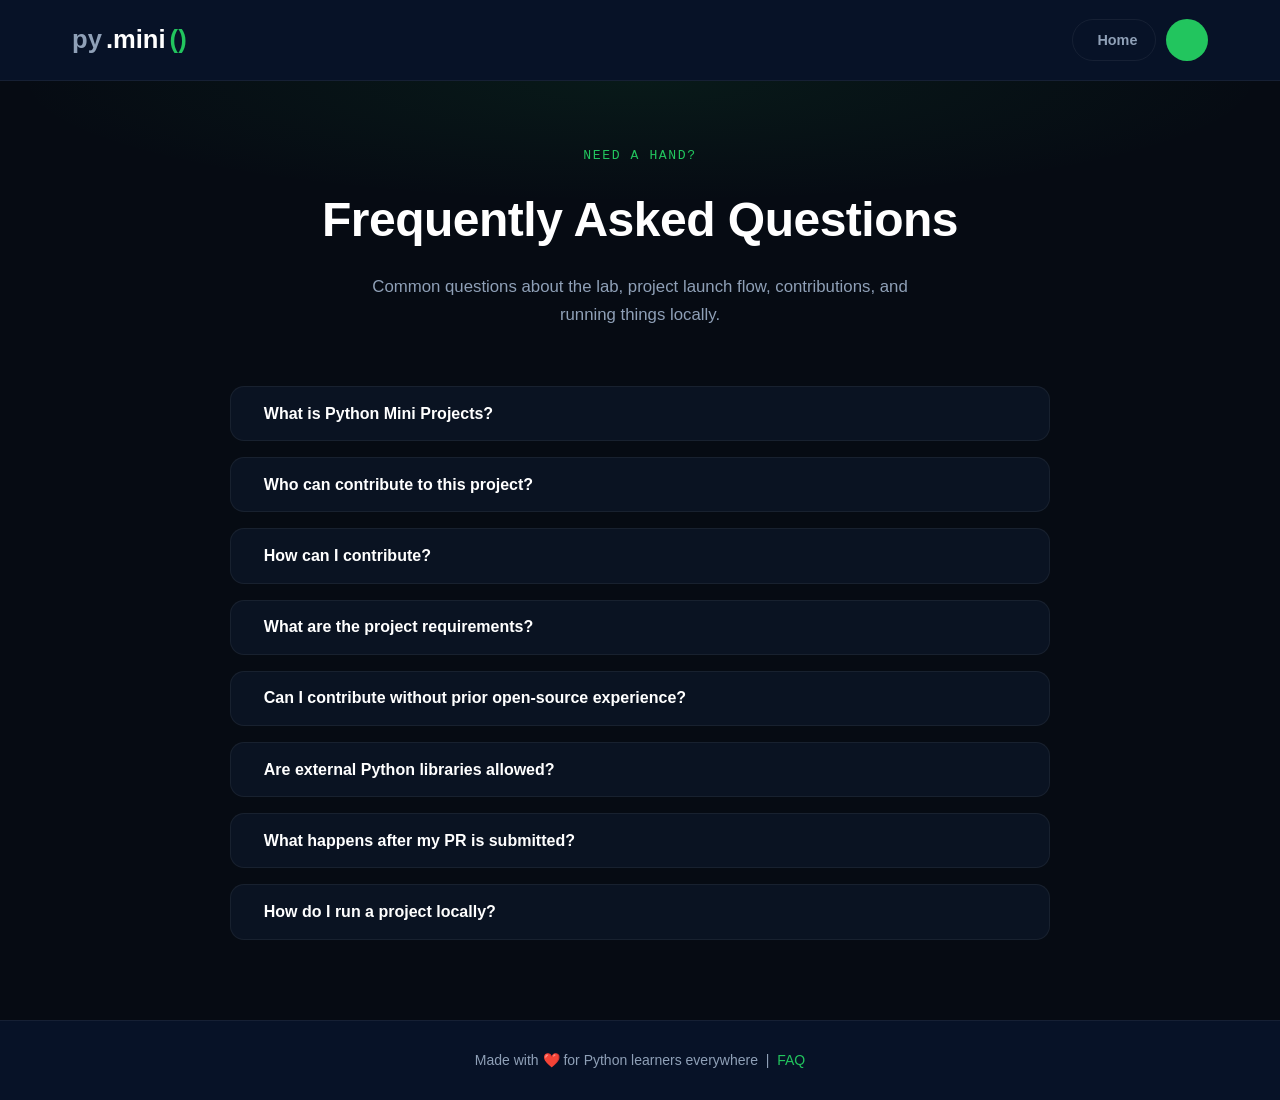
<file: web-app/faq.html>
<!DOCTYPE html>
<html lang="en">

<head>
    <meta charset="UTF-8">
    <meta name="viewport" content="width=device-width, initial-scale=1.0">
    <meta name="description"
        content="Frequently Asked Questions about Python Mini Projects — contributions, requirements, GSSoC participation, and running projects locally.">
    <meta name="color-scheme" content="dark light">
    <meta id="themeColorMeta" name="theme-color" content="#0f172a">
    <meta http-equiv="Content-Security-Policy"
        content="default-src 'self'; script-src 'self' 'unsafe-inline' 'unsafe-eval' https://cdn.jsdelivr.net; style-src 'self' 'unsafe-inline' https://fonts.googleapis.com; font-src 'self' https://fonts.gstatic.com; img-src 'self' data:; connect-src 'self' https://pyodide-cdn2.iodide.io; base-uri 'self'; form-action 'self'">
    <meta property="og:type" content="website">
    <meta property="og:url" content="https://steam-bell-92.github.io/python-mini-project/faq.html">
    <meta property="og:title" content="FAQ - Python Mini Projects">
    <meta property="og:description"
        content="Frequently Asked Questions about Python Mini Projects — contributions, requirements, GSSoC participation, and running projects locally.">
    <meta property="og:site_name" content="py.mini() lab">
    <meta name="twitter:card" content="summary_large_image">
    <meta name="twitter:url" content="https://steam-bell-92.github.io/python-mini-project/faq.html">
    <meta name="twitter:title" content="FAQ - Python Mini Projects">
    <meta name="twitter:description"
        content="Frequently Asked Questions about Python Mini Projects — contributions, requirements, GSSoC participation, and running projects locally.">
    <link rel="canonical" href="https://steam-bell-92.github.io/python-mini-project/faq.html">
    <title>FAQ - Python Mini Projects</title>
    <link rel="icon" href="assets/favicon.svg" type="image/svg+xml">
    <script type="application/ld+json">
    {"@context":"https://schema.org","@type":"FAQPage","name":"FAQ - py.mini() Lab","url":"https://steam-bell-92.github.io/python-mini-project/faq.html","publisher":{"@type":"Organization","name":"py.mini() lab"}}
    </script>
    <link rel="preconnect" href="https://fonts.googleapis.com">
    <link rel="preconnect" href="https://fonts.gstatic.com" crossorigin>
    <link
        href="https://fonts.googleapis.com/css2?family=IBM+Plex+Mono:wght@400;600&family=Space+Grotesk:wght@600;700&display=swap"
        rel="stylesheet">
    <link rel="stylesheet" href="https://cdnjs.cloudflare.com/ajax/libs/font-awesome/6.4.0/css/all.min.css"
        integrity="sha512-iecdLmaskl7CVkqkXNQ/ZH/XLlvWZOJyj7Yy7tcenmpD1ypASozpmT/E0iPtmFIB46ZmdtAc9eNBvH0H/ZpiBw=="
        crossorigin="anonymous" referrerpolicy="no-referrer" />
    <style>
        :root {
            --bg-main: #060b13;
            --bg-card: #0a1322;
            --bg-header: #071227;
            --text-primary: #ffffff;
            --text-muted: #8fa0b7;
            --accent: #22c55e;
            --accent-dim: rgba(34, 197, 94, .12);
            --border: rgba(255, 255, 255, .06);
            --code-bg: #0d1b2a;
        }

        html[data-theme="light"] {
            --bg-main: #f8fafc;
            --bg-card: #ffffff;
            --bg-header: #ffffff;
            --text-primary: #0f172a;
            --text-muted: #475569;
            --accent: #16a34a;
            --accent-dim: rgba(22, 163, 74, .1);
            --border: #e2e8f0;
            --code-bg: #f1f5f9;
        }

        *,
        *::before,
        *::after {
            box-sizing: border-box;
            margin: 0;
            padding: 0
        }

        body {
            background: var(--bg-main);
            color: var(--text-primary);
            font-family: 'Segoe UI', Roboto, sans-serif;
            line-height: 1.7;
            transition: background .3s, color .3s
        }

        /* Header */
        .faq-header {
            background: var(--bg-header);
            border-bottom: 1px solid var(--border);
            position: sticky;
            top: 0;
            z-index: 1000;
            transition: background .3s, border-color .3s
        }

        .header-inner {
            max-width: 1200px;
            margin: 0 auto;
            padding: 0 2rem;
            height: 80px;
            display: flex;
            justify-content: space-between;
            align-items: center;
            gap: 1rem
        }

        .logo-wrap {
            display: flex;
            align-items: center;
            gap: 4px;
            text-decoration: none;
            font-family: 'Space Grotesk', sans-serif;
            font-size: 1.6rem;
            font-weight: 700
        }

        .logo-py {
            color: var(--text-muted)
        }

        .logo-mini {
            color: var(--text-primary)
        }

        .logo-parens {
            color: var(--accent)
        }

        .header-controls {
            display: flex;
            align-items: center;
            gap: 10px
        }

        .btn-back,
        .btn-theme {
            height: 42px;
            display: inline-flex;
            align-items: center;
            justify-content: center;
            border-radius: 50px;
            cursor: pointer;
            font-family: 'Space Grotesk', sans-serif;
            font-weight: 600;
            font-size: .9rem;
            transition: all .2s ease;
            text-decoration: none;
            border: 1px solid var(--border)
        }

        .btn-back {
            padding: 0 1.1rem;
            background: transparent;
            color: var(--text-muted);
            gap: .45rem
        }

        .btn-back:hover {
            color: var(--accent);
            border-color: var(--accent);
            transform: translateY(-1px)
        }

        .btn-theme {
            width: 42px;
            background: var(--accent);
            color: #fff;
            border-color: transparent;
            font-size: 1rem
        }

        .btn-theme:hover {
            transform: translateY(-2px) scale(1.07)
        }

        /* Hero */
        .faq-hero {
            text-align: center;
            padding: 4rem 1rem 2.5rem;
            position: relative
        }

        .faq-hero::before {
            content: '';
            position: absolute;
            inset: 0;
            background: radial-gradient(ellipse 70% 60% at 50% 0%, rgba(34, 197, 94, .08) 0%, transparent 70%);
            pointer-events: none
        }

        .hero-kicker {
            font-family: 'IBM Plex Mono', monospace;
            font-size: .82rem;
            color: var(--accent);
            letter-spacing: .12em;
            text-transform: uppercase;
            margin-bottom: .75rem
        }

        .hero-title {
            font-family: 'Space Grotesk', sans-serif;
            font-size: clamp(2rem, 5vw, 3rem);
            font-weight: 700;
            letter-spacing: -.5px;
            margin-bottom: .75rem
        }

        .hero-sub {
            color: var(--text-muted);
            font-size: 1.05rem;
            max-width: 540px;
            margin: 0 auto
        }

        /* Main */
        .faq-main {
            max-width: 860px;
            margin: 0 auto;
            padding: 1rem 1.25rem 5rem
        }

        .faq-grid {
            display: grid;
            gap: 1rem
        }

        /* Cards */
        .faq-card {
            background: var(--bg-card);
            border: 1px solid var(--border);
            border-radius: 14px;
            overflow: hidden;
            transition: border-color .2s, box-shadow .2s
        }

        .faq-card:hover {
            border-color: rgba(34, 197, 94, .3);
            box-shadow: 0 4px 20px rgba(34, 197, 94, .07)
        }

        .faq-card.open {
            border-color: var(--accent)
        }

        .faq-trigger {
            width: 100%;
            display: flex;
            align-items: center;
            justify-content: space-between;
            gap: 1rem;
            padding: 1.1rem 1.4rem;
            background: transparent;
            border: none;
            cursor: pointer;
            text-align: left;
            color: var(--text-primary);
            font-size: 1rem;
            font-weight: 600;
            font-family: inherit;
            transition: background .2s
        }

        .faq-trigger:hover {
            background: var(--accent-dim)
        }

        .faq-card.open .faq-trigger {
            background: var(--accent-dim)
        }

        .faq-label {
            display: flex;
            align-items: center;
            gap: .65rem
        }

        .faq-label i {
            color: var(--accent);
            font-size: .95rem;
            flex-shrink: 0
        }

        .faq-icon i {
            color: var(--text-muted);
            transition: transform .3s ease;
            font-size: .85rem;
            flex-shrink: 0
        }

        .faq-card.open .faq-icon i {
            transform: rotate(180deg);
            color: var(--accent)
        }

        .faq-panel {
            max-height: 0;
            overflow: hidden;
            transition: max-height .35s ease, padding .25s ease;
            padding: 0 1.4rem
        }

        .faq-card.open .faq-panel {
            max-height: 600px;
            padding: 0 1.4rem 1.2rem
        }

        .faq-panel p {
            color: var(--text-muted);
            font-size: .97rem;
            margin-bottom: .75rem
        }

        .faq-panel p:last-child {
            margin-bottom: 0
        }

        .faq-panel ul {
            color: var(--text-muted);
            font-size: .97rem;
            padding-left: 1.4rem;
            margin-bottom: .75rem
        }

        .faq-panel li {
            margin-bottom: .35rem
        }

        .faq-panel pre {
            background: var(--code-bg);
            border: 1px solid var(--border);
            border-left: 3px solid var(--accent);
            border-radius: 8px;
            padding: .75rem 1rem;
            margin: .6rem 0;
            overflow-x: auto
        }

        .faq-panel code {
            font-family: 'IBM Plex Mono', monospace;
            font-size: .85rem;
            color: var(--accent)
        }

        /* Footer */
        .faq-footer {
            background: var(--bg-header);
            border-top: 1px solid var(--border);
            text-align: center;
            padding: 1.75rem 1rem;
            font-size: .875rem;
            color: var(--text-muted);
            transition: background .3s, border-color .3s
        }

        .faq-footer a {
            color: var(--accent);
            text-decoration: none;
            transition: opacity .2s
        }

        .faq-footer a:hover {
            opacity: .75
        }

        @media(max-width:600px) {
            .header-inner {
                padding: 0 1rem;
                height: 68px
            }

            .logo-wrap {
                font-size: 1.3rem
            }

            .btn-back span {
                display: none
            }
        }
    </style>
</head>

<body>

    <header class="faq-header">
        <div class="header-inner">
            <a href="index.html" class="logo-wrap">
                <span class="logo-py">py</span>
                <span class="logo-mini">.mini</span>
                <span class="logo-parens">()</span>
            </a>
            <div class="header-controls">
                <a href="index.html" class="btn-back">
                    <i class="fas fa-arrow-left"></i>
                    <span>Home</span>
                </a>
                <button type="button" class="btn-theme" id="themeToggle" aria-label="Toggle theme">
                    <i class="fas fa-sun" id="themeIcon"></i>
                </button>
            </div>
        </div>
    </header>

    <div class="faq-hero">
        <p class="hero-kicker">Need a hand?</p>
        <h1 class="hero-title">Frequently Asked Questions</h1>
        <p class="hero-sub">Common questions about the lab, project launch flow, contributions, and running things
            locally.</p>
    </div>

    <main class="faq-main">
        <div class="faq-grid">

            <article class="faq-card">
                <button class="faq-trigger" aria-expanded="false" aria-controls="faq-panel-1" id="faq-button-1">
                    <span class="faq-label"><i class="fas fa-book-open" aria-hidden="true"></i> What is Python Mini
                        Projects?</span>
                    <span class="faq-icon"><i class="fas fa-chevron-down" aria-hidden="true"></i></span>
                </button>
                <div id="faq-panel-1" class="faq-panel" role="region" aria-labelledby="faq-button-1">
                    <p>Python Mini Projects is a GSSoC-approved open-source project designed to make learning Python
                        fun, practical, and beginner-friendly through interactive mini projects.</p>
                    <p>Perfect for students, beginners, and anyone who wants to build fun projects while learning
                        Python.</p>
                </div>
            </article>

            <article class="faq-card">
                <button class="faq-trigger" aria-expanded="false" aria-controls="faq-panel-2" id="faq-button-2">
                    <span class="faq-label"><i class="fas fa-hands-helping" aria-hidden="true"></i> Who can contribute
                        to this project?</span>
                    <span class="faq-icon"><i class="fas fa-chevron-down" aria-hidden="true"></i></span>
                </button>
                <div id="faq-panel-2" class="faq-panel" role="region" aria-labelledby="faq-button-2">
                    <p>Currently, contributions are open only to officially approved GSSoC participants.</p>
                </div>
            </article>

            <article class="faq-card">
                <button class="faq-trigger" aria-expanded="false" aria-controls="faq-panel-3" id="faq-button-3">
                    <span class="faq-label"><i class="fas fa-code-branch" aria-hidden="true"></i> How can I
                        contribute?</span>
                    <span class="faq-icon"><i class="fas fa-chevron-down" aria-hidden="true"></i></span>
                </button>
                <div id="faq-panel-3" class="faq-panel" role="region" aria-labelledby="faq-button-3">
                    <p>You can:</p>
                    <ul>
                        <li>work on existing issues</li>
                        <li>create a new issue (after checking for duplicates)</li>
                        <li>comment under the issue to get assigned</li>
                    </ul>
                    <p>A project admin will review and assign the issue.</p>
                </div>
            </article>

            <article class="faq-card">
                <button class="faq-trigger" aria-expanded="false" aria-controls="faq-panel-4" id="faq-button-4">
                    <span class="faq-label"><i class="fas fa-list-check" aria-hidden="true"></i> What are the project
                        requirements?</span>
                    <span class="faq-icon"><i class="fas fa-chevron-down" aria-hidden="true"></i></span>
                </button>
                <div id="faq-panel-4" class="faq-panel" role="region" aria-labelledby="faq-button-4">
                    <ul>
                        <li>Python 3.10+</li>
                        <li>Standard library only (no external dependencies)</li>
                        <li>Zero setup required</li>
                        <li>Cross-platform support (Windows, macOS, Linux)</li>
                    </ul>
                </div>
            </article>

            <article class="faq-card">
                <button class="faq-trigger" aria-expanded="false" aria-controls="faq-panel-5" id="faq-button-5">
                    <span class="faq-label"><i class="fas fa-user-graduate" aria-hidden="true"></i> Can I contribute
                        without prior open-source experience?</span>
                    <span class="faq-icon"><i class="fas fa-chevron-down" aria-hidden="true"></i></span>
                </button>
                <div id="faq-panel-5" class="faq-panel" role="region" aria-labelledby="faq-button-5">
                    <p>Yes. This project is beginner-friendly and a great place to start contributing to open source.
                    </p>
                </div>
            </article>

            <article class="faq-card">
                <button class="faq-trigger" aria-expanded="false" aria-controls="faq-panel-6" id="faq-button-6">
                    <span class="faq-label"><i class="fas fa-ban" aria-hidden="true"></i> Are external Python libraries
                        allowed?</span>
                    <span class="faq-icon"><i class="fas fa-chevron-down" aria-hidden="true"></i></span>
                </button>
                <div id="faq-panel-6" class="faq-panel" role="region" aria-labelledby="faq-button-6">
                    <p>No. Only Python standard libraries are allowed in this project.</p>
                </div>
            </article>

            <article class="faq-card">
                <button class="faq-trigger" aria-expanded="false" aria-controls="faq-panel-7" id="faq-button-7">
                    <span class="faq-label"><i class="fas fa-check-circle" aria-hidden="true"></i> What happens after my
                        PR is submitted?</span>
                    <span class="faq-icon"><i class="fas fa-chevron-down" aria-hidden="true"></i></span>
                </button>
                <div id="faq-panel-7" class="faq-panel" role="region" aria-labelledby="faq-button-7">
                    <p>After your PR is reviewed and merged, your contribution points will be updated on your GSSoC
                        profile within approximately 20–24 hours.</p>
                </div>
            </article>

            <article class="faq-card">
                <button class="faq-trigger" aria-expanded="false" aria-controls="faq-panel-8" id="faq-button-8">
                    <span class="faq-label"><i class="fas fa-terminal" aria-hidden="true"></i> How do I run a project
                        locally?</span>
                    <span class="faq-icon"><i class="fas fa-chevron-down" aria-hidden="true"></i></span>
                </button>
                <div id="faq-panel-8" class="faq-panel" role="region" aria-labelledby="faq-button-8">
                    <p>Clone the repository:</p>
                    <pre><code>git clone https://github.com/YOUR_USERNAME/python-mini-project.git</code></pre>
                    <p>Then serve it:</p>
                    <pre><code>cd web-app
python -m http.server 5500</code></pre>
                    <p>Or with Node.js live-server:</p>
                    <pre><code>npm install -g live-server
cd web-app
live-server</code></pre>
                </div>
            </article>

        </div>
    </main>

    <footer class="faq-footer">
        <p>Made with ❤️ for Python learners everywhere &nbsp;|&nbsp;
            <a href="faq.html">
                <i class="fas fa-question-circle"></i> FAQ
            </a>
        </p>
    </footer>

    <script>
        const html = document.documentElement;
        const themeBtn = document.getElementById('themeToggle');
        const themeIcon = document.getElementById('themeIcon');

        function applyTheme(t) {
            if (t === 'light') {
                html.setAttribute('data-theme', 'light');
                themeIcon.className = 'fas fa-moon';
                themeBtn.setAttribute('aria-label', 'Switch to dark mode');
            } else {
                html.removeAttribute('data-theme');
                themeIcon.className = 'fas fa-sun';
                themeBtn.setAttribute('aria-label', 'Switch to light mode');
            }
            localStorage.setItem('theme', t);
        }

        applyTheme(localStorage.getItem('theme') || 'dark');
        themeBtn.addEventListener('click', () => {
            applyTheme(html.getAttribute('data-theme') === 'light' ? 'dark' : 'light');
        });

        function closeAll() {
            document.querySelectorAll('.faq-card.open').forEach(card => {
                card.classList.remove('open');
                card.querySelector('.faq-trigger').setAttribute('aria-expanded', 'false');
            });
        }

        document.querySelectorAll('.faq-trigger').forEach(btn => {
            btn.addEventListener('click', () => {
                const card = btn.closest('.faq-card');
                const isOpen = card.classList.contains('open');
                closeAll();
                if (!isOpen) {
                    card.classList.add('open');
                    btn.setAttribute('aria-expanded', 'true');
                }
            });
            btn.addEventListener('keydown', e => {
                if (e.key === 'Enter' || e.key === ' ') { e.preventDefault(); btn.click(); }
            });
        });
    </script>

</body>

</html>
</file>
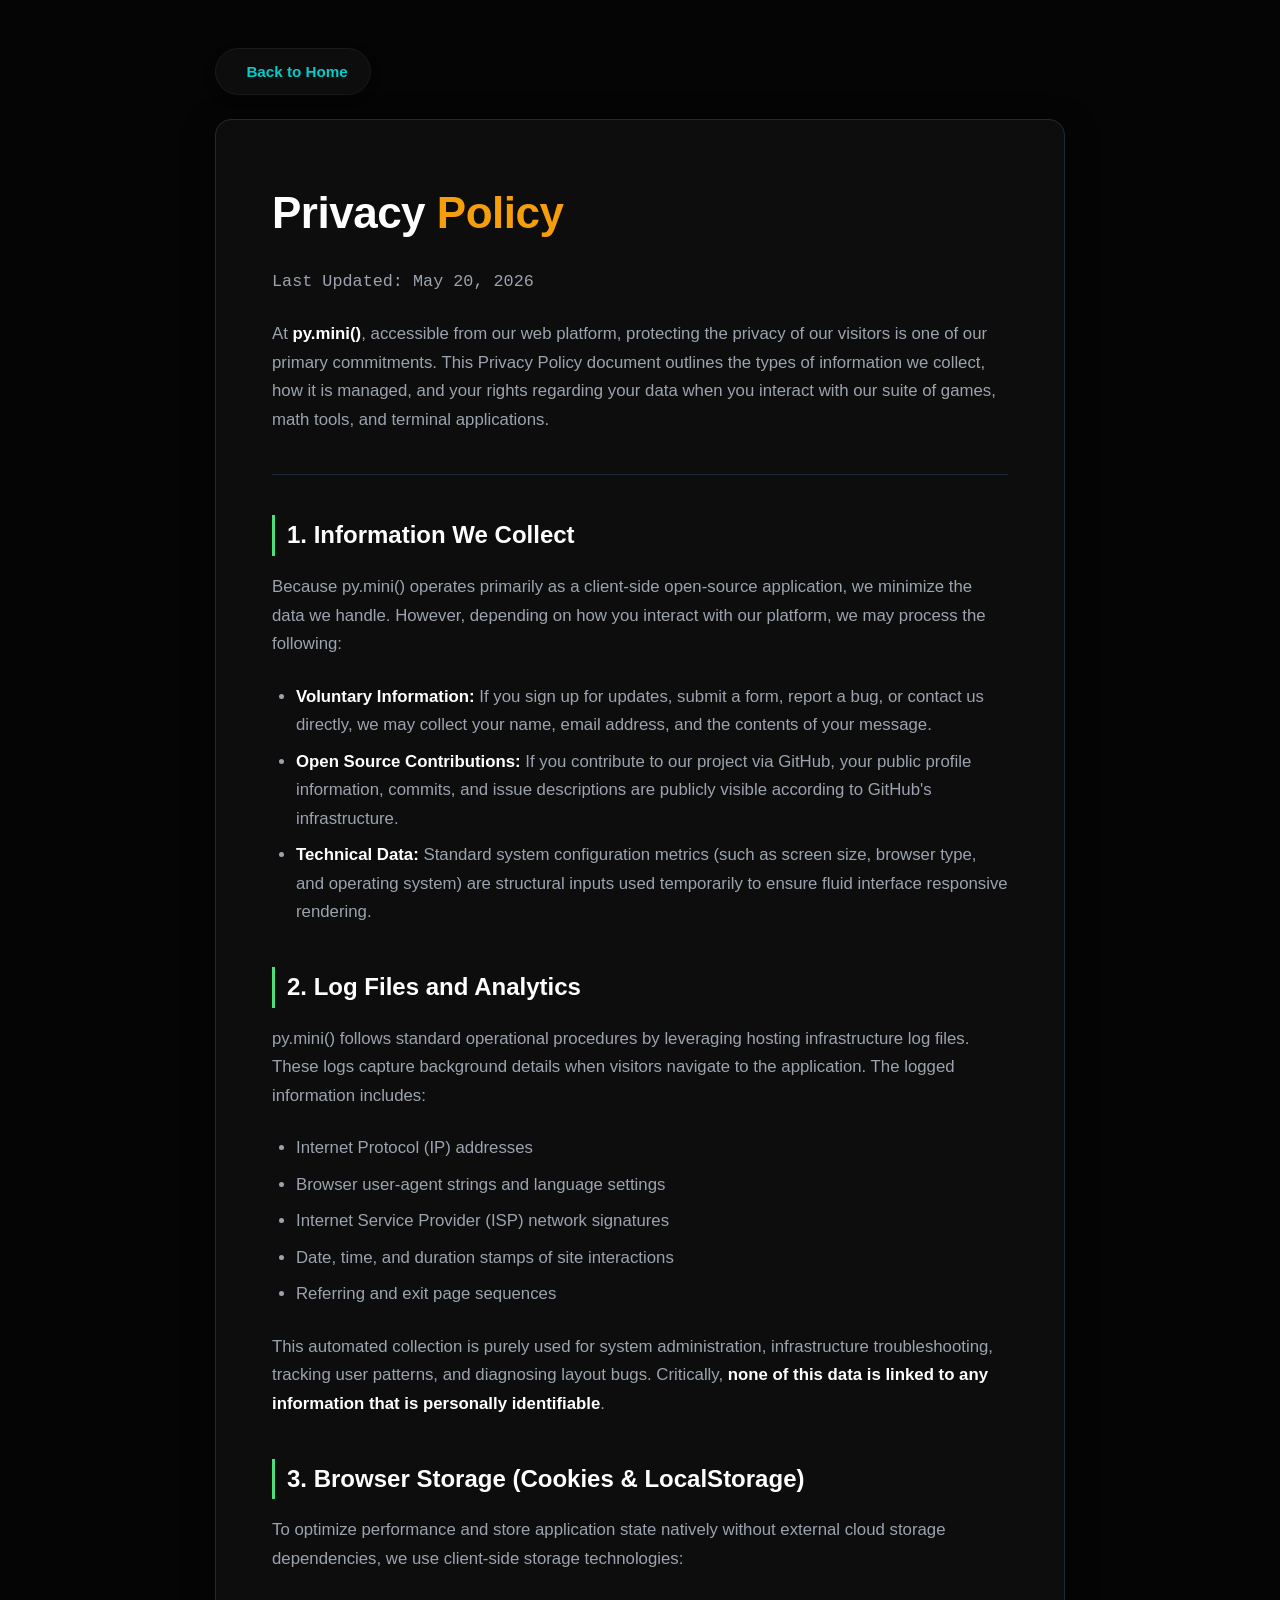
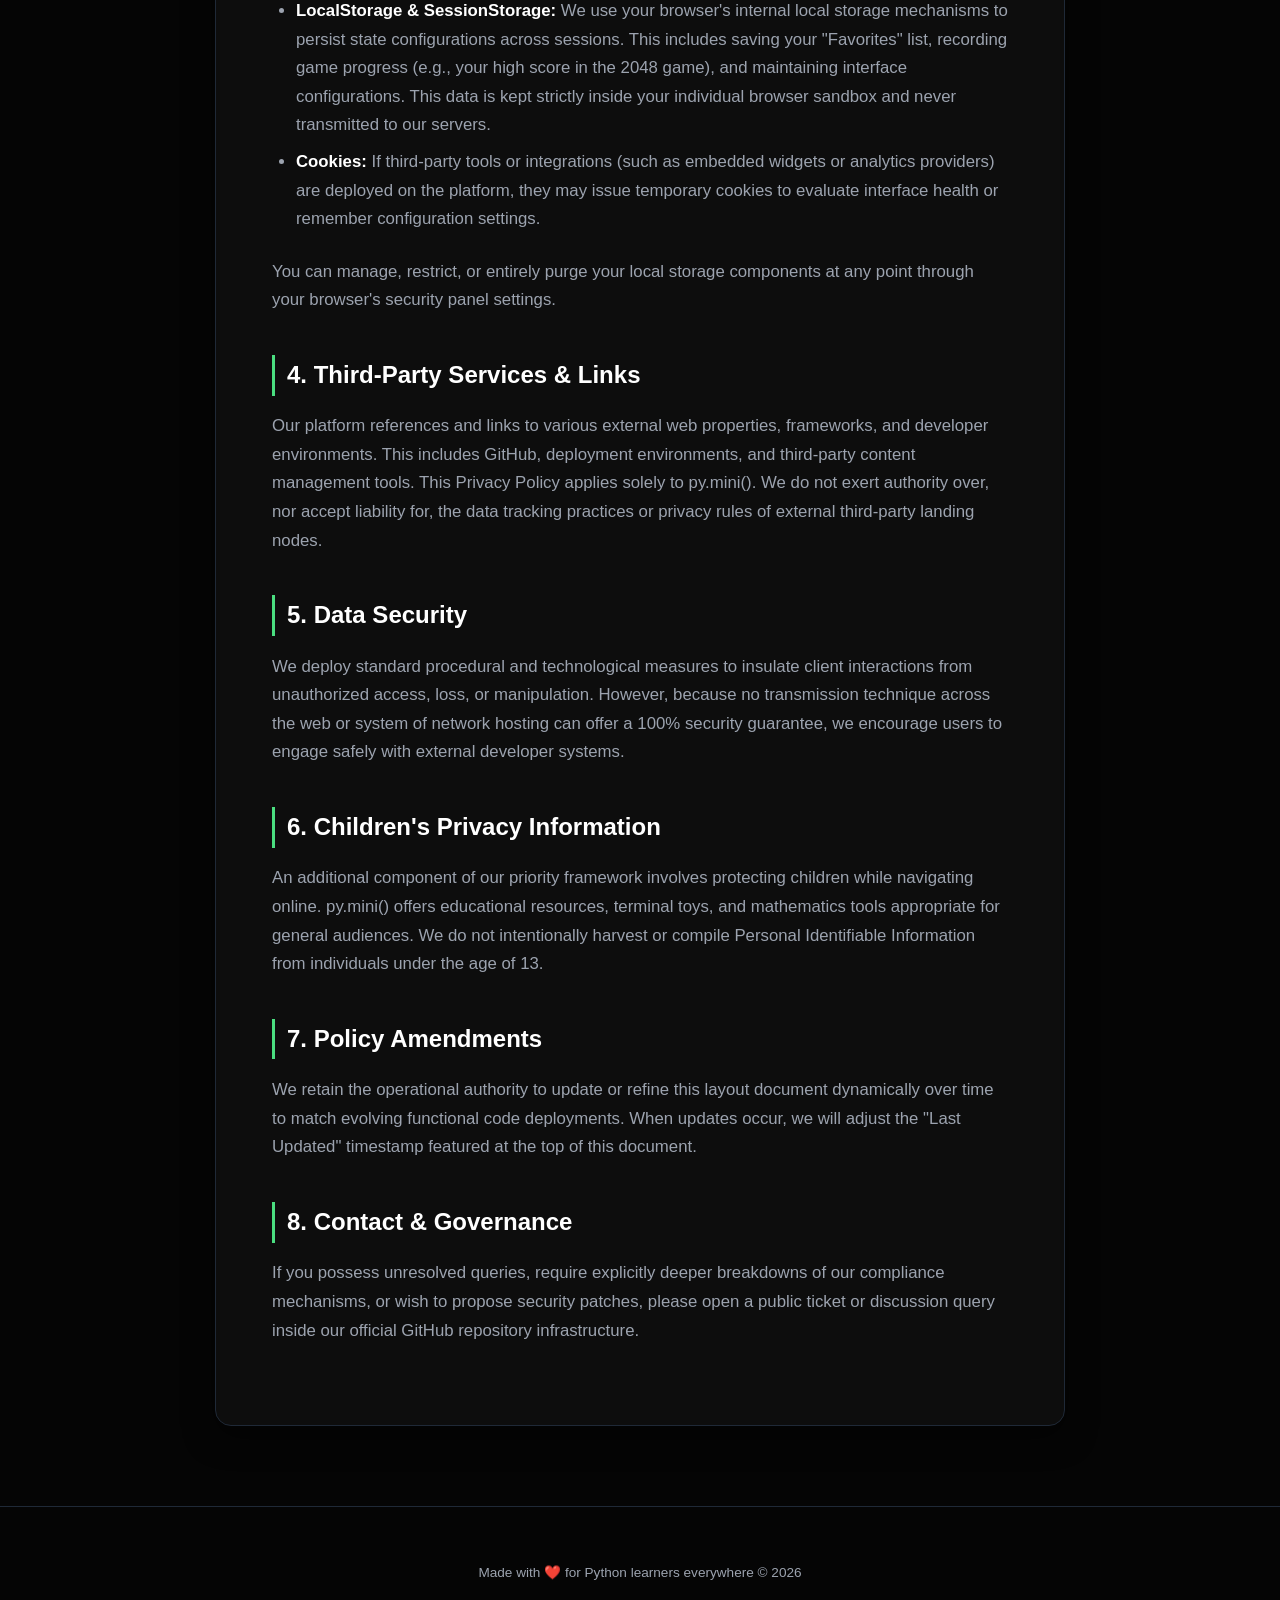
<file: web-app/privacy-policy.html>
<!DOCTYPE html>
<html lang="en">
<head>
    <meta charset="UTF-8">
    <meta name="viewport" content="width=device-width, initial-scale=1.0">
    <meta name="description" content="Read the Privacy Policy of py.mini(). Learn how we protect user privacy, minimize data tracking, and store state natively in local storage.">
    <meta http-equiv="Content-Security-Policy" content="default-src 'self'; script-src 'self' 'unsafe-inline' 'unsafe-eval' https://cdn.jsdelivr.net; style-src 'self' 'unsafe-inline' https://fonts.googleapis.com; font-src 'self' https://fonts.gstatic.com; img-src 'self' data:; connect-src 'self' https://pyodide-cdn2.iodide.io; base-uri 'self'; form-action 'self'">
    
    <meta property="og:type" content="website">
    <meta property="og:url" content="https://steam-bell-92.github.io/python-mini-project/privacy-policy.html">
    <meta property="og:title" content="Privacy Policy - py.mini() Lab">
    <meta property="og:description" content="Read the Privacy Policy of py.mini(). Learn how we protect user privacy, minimize data tracking, and store state natively in local storage.">
    <meta property="og:site_name" content="py.mini() lab">

    <meta name="twitter:card" content="summary_large_image">
    <meta name="twitter:url" content="https://steam-bell-92.github.io/python-mini-project/privacy-policy.html">
    <meta name="twitter:title" content="Privacy Policy - py.mini() Lab">
    <meta name="twitter:description" content="Read the Privacy Policy of py.mini(). Learn how we protect user privacy, minimize data tracking, and store state natively in local storage.">
    <link rel="canonical" href="https://steam-bell-92.github.io/python-mini-project/privacy-policy.html">

    <title>Privacy Policy - py.mini() Lab</title>
    <link rel="icon" href="assets/favicon.svg" type="image/svg+xml">
    
    <script type="application/ld+json">
    {
    "@context": "https://schema.org",
    "@type": "WebPage",
    "name": "Privacy Policy - py.mini() Lab",
    "description": "Read the Privacy Policy of py.mini(). Learn how we protect user privacy, minimize data tracking, and store state natively in local storage.",
    "url": "https://steam-bell-92.github.io/python-mini-project/privacy-policy.html",
    "publisher": {
        "@type": "Organization",
                "name": "py.mini() lab"
    }
    }
    </script>

    <link rel="preconnect" href="https://fonts.googleapis.com">
    <link rel="preconnect" href="https://fonts.gstatic.com" crossorigin>
    <link href="https://fonts.googleapis.com/css2?family=IBM+Plex+Mono:wght@400;600&family=Space+Grotesk:wght@600;700&display=swap" rel="stylesheet">
    <link rel="stylesheet" href="https://cdnjs.cloudflare.com/ajax/libs/font-awesome/6.4.0/css/all.min.css" integrity="sha512-iecdLmaskl7CVkqkXNQ/ZH/XLlvWZOJyj7Yy7tcenmpD1ypASozpmT/E0iPtmFIB46ZmdtAc9eNBvH0H/ZpiBw==" crossorigin="anonymous" referrerpolicy="no-referrer" />

    <style>
        /* ==========================================================================
        COLOR TOKENS & ROOT STYLES
           ========================================================================== */
        :root {
            --bg-main: #050505;       
            --bg-card: #0d0d0d;       
            --text-primary: #ffffff;
            --text-muted: #9ca3af;    
            --accent-green: #4ade80;  
            --accent-orange: #f59e0b; 
            --accent-cyan: #00cecb;    /* Specific Cyan tint from the target image */
            --border-color: #1f2937;  
            --header-bg: #050505;
            --btn-bg: #0d0d0d;
            --btn-border: #1a1a1a;
        }

        /* ==========================================================================
        DYNAMIC LIGHT THEME STATE
           ========================================================================== */
        html[data-theme="light"], body.light-mode {
            --bg-main: #f8fafc;       
            --bg-card: #ffffff;       
            --text-primary: #0f172a;  
            --text-muted: #475569;    
            --border-color: #e2e8f0;  
            --accent-green: #16a34a;  
            --accent-orange: #d97706;
            --accent-cyan: #008482;
            --header-bg: #ffffff;
            --btn-bg: #ffffff;
            --btn-border: #e2e8f0;
        }

        body {
            background-color: var(--bg-main);
            color: var(--text-primary);
            font-family: 'Segoe UI', Roboto, sans-serif;
            margin: 0;
            padding: 0;
            line-height: 1.7;
            transition: background-color 0.3s ease, color 0.3s ease;
        }

        .logo-py { color: var(--accent-orange); } 
        .logo-mini { color: var(--text-primary); }
        .logo-parens { color: var(--accent-green); }

        .controls-row {
            display: flex;
            align-items: center;
            gap: 14px;
        }

        .theme-toggle-btn {
            width: 48px;
            height: 48px;
            display: inline-flex;
            align-items: center;
            justify-content: center;
            border-radius: 50px;
            cursor: pointer;
            transition: all 0.25s ease;
            border: none;
            background: var(--accent-green);
            color: #050505; 
            font-size: 1.1rem;
        }

        html[data-theme="light"] .theme-toggle-btn, body.light-mode .theme-toggle-btn {
            color: #ffffff;
        }

        .theme-toggle-btn:hover {
            transform: translateY(-2px) scale(1.05);
        }

        /* ==========================================================================
        MAIN CONTENT AND NEW PILL BACK BUTTON
           ========================================================================== */
        .privacy-wrapper {
            padding: 3rem 1rem 5rem 1rem;
            display: flex;
            flex-direction: column;
            align-items: center;
        }

        .content-container {
            max-width: 850px;
            width: 100%;
            display: flex;
            flex-direction: column;
            gap: 1.5rem;
        }

        /* Exact layout and style matching reference image */
        .back-home-pill {
            align-self: flex-start;
            background-color: var(--btn-bg);
            border: 1px solid var(--btn-border);
            color: var(--accent-cyan);
            padding: 0.6rem 1.4rem;
            border-radius: 50px;
            font-family: 'Space Grotesk', sans-serif;
            font-weight: 600;
            font-size: 0.95rem;
            text-decoration: none;
            display: inline-flex;
            align-items: center;
            gap: 8px;
            box-shadow: 0 4px 12px rgba(0, 0, 0, 0.2);
            transition: all 0.2s ease-in-out;
        }

        .back-home-pill:hover {
            transform: translateY(-2px);
            border-color: var(--accent-cyan);
            box-shadow: 0 6px 16px rgba(0, 206, 203, 0.15);
        }

        .privacy-card {
            background-color: var(--bg-card);
            width: 100%;
            padding: 3.5rem;
            border-radius: 16px;
            border: 1px solid var(--border-color);
            box-shadow: 0 10px 30px rgba(0, 0, 0, 0.5);
            transition: background-color 0.3s ease, border-color 0.3s ease;
            box-sizing: border-box;
        }

        .privacy-card h1 {
            font-family: 'Space Grotesk', sans-serif;
            font-size: 2.75rem;
            margin-top: 0;
            margin-bottom: 0.5rem;
            letter-spacing: -0.5px;
        }

        .title-accent {
            color: var(--accent-orange);
        }

        .last-updated {
            color: var(--accent-green);
            font-size: 0.9rem;
            font-family: 'IBM Plex Mono', monospace;
            margin-bottom: 2.5rem;
        }

        .divider {
            border: 0;
            height: 1px;
            background: var(--border-color);
            margin: 2.5rem 0;
        }

        .privacy-card h2 {
            font-family: 'Space Grotesk', sans-serif;
            color: var(--text-primary);
            font-size: 1.5rem;
            margin-top: 2.5rem;
            margin-bottom: 1rem;
            border-left: 3px solid var(--accent-green);
            padding-left: 12px;
        }

        .privacy-card p, .privacy-card ul {
            color: var(--text-muted);
            font-size: 1.05rem;
            margin-bottom: 1.5rem;
        }

        .privacy-card ul { padding-left: 1.5rem; }
        .privacy-card li { margin-bottom: 0.5rem; }
        .privacy-card strong { color: var(--text-primary); }

        /* ==========================================================================
        FOOTER BASE
           ========================================================================== */
        .privacy-footer {
            text-align: center;
            padding: 2.5rem;
            color: var(--text-muted);
            font-size: 0.85rem;
            border-top: 1px solid var(--border-color);
        }

        /* ==========================================================================
        RESPONSIVE STRUCTURAL TWEAKS
           ========================================================================== */
        @media (max-width: 768px) {
            .privacy-card { padding: 2.5rem 1.5rem; }
            .privacy-card h1 { font-size: 2.25rem; }
            .header-container { padding: 0 1rem; }
            .logo-wrap { font-size: 1.6rem; }
        }
    </style>
</head>
<body>
    <main class="privacy-wrapper">
        <div class="content-container">
            <a href="index.html" class="back-home-pill">
                <i class="fas fa-arrow-left"></i> Back to Home
            </a>

            <article class="privacy-card">
                <h1>Privacy <span class="title-accent">Policy</span></h1>
                <p class="last-updated">Last Updated: May 20, 2026</p>
                
                <p>At <strong>py.mini()</strong>, accessible from our web platform, protecting the privacy of our visitors is one of our primary commitments. This Privacy Policy document outlines the types of information we collect, how it is managed, and your rights regarding your data when you interact with our suite of games, math tools, and terminal applications.</p>
                
                <hr class="divider">

                <section>
                    <h2>1. Information We Collect</h2>
                    <p>Because py.mini() operates primarily as a client-side open-source application, we minimize the data we handle. However, depending on how you interact with our platform, we may process the following:</p>
                    <ul>
                        <li><strong>Voluntary Information:</strong> If you sign up for updates, submit a form, report a bug, or contact us directly, we may collect your name, email address, and the contents of your message.</li>
                        <li><strong>Open Source Contributions:</strong> If you contribute to our project via GitHub, your public profile information, commits, and issue descriptions are publicly visible according to GitHub's infrastructure.</li>
                        <li><strong>Technical Data:</strong> Standard system configuration metrics (such as screen size, browser type, and operating system) are structural inputs used temporarily to ensure fluid interface responsive rendering.</li>
                    </ul>
                </section>

                <section>
                    <h2>2. Log Files and Analytics</h2>
                    <p>py.mini() follows standard operational procedures by leveraging hosting infrastructure log files. These logs capture background details when visitors navigate to the application. The logged information includes:</p>
                    <ul>
                        <li>Internet Protocol (IP) addresses</li>
                        <li>Browser user-agent strings and language settings</li>
                        <li>Internet Service Provider (ISP) network signatures</li>
                        <li>Date, time, and duration stamps of site interactions</li>
                        <li>Referring and exit page sequences</li>
                    </ul>
                    <p>This automated collection is purely used for system administration, infrastructure troubleshooting, tracking user patterns, and diagnosing layout bugs. Critically, <strong>none of this data is linked to any information that is personally identifiable</strong>.</p>
                </section>

                <section>
                    <h2>3. Browser Storage (Cookies & LocalStorage)</h2>
                    <p>To optimize performance and store application state natively without external cloud storage dependencies, we use client-side storage technologies:</p>
                    <ul>
                        <li><strong>LocalStorage & SessionStorage:</strong> We use your browser's internal local storage mechanisms to persist state configurations across sessions. This includes saving your "Favorites" list, recording game progress (e.g., your high score in the 2048 game), and maintaining interface configurations. This data is kept strictly inside your individual browser sandbox and never transmitted to our servers.</li>
                        <li><strong>Cookies:</strong> If third-party tools or integrations (such as embedded widgets or analytics providers) are deployed on the platform, they may issue temporary cookies to evaluate interface health or remember configuration settings.</li>
                    </ul>
                    <p>You can manage, restrict, or entirely purge your local storage components at any point through your browser's security panel settings.</p>
                </section>

                <section>
                    <h2>4. Third-Party Services & Links</h2>
                    <p>Our platform references and links to various external web properties, frameworks, and developer environments. This includes GitHub, deployment environments, and third-party content management tools. This Privacy Policy applies solely to py.mini(). We do not exert authority over, nor accept liability for, the data tracking practices or privacy rules of external third-party landing nodes.</p>
                </section>

                <section>
                    <h2>5. Data Security</h2>
                    <p>We deploy standard procedural and technological measures to insulate client interactions from unauthorized access, loss, or manipulation. However, because no transmission technique across the web or system of network hosting can offer a 100% security guarantee, we encourage users to engage safely with external developer systems.</p>
                </section>

                <section>
                    <h2>6. Children's Privacy Information</h2>
                    <p>An additional component of our priority framework involves protecting children while navigating online. py.mini() offers educational resources, terminal toys, and mathematics tools appropriate for general audiences. We do not intentionally harvest or compile Personal Identifiable Information from individuals under the age of 13.</p>
                </section>

                <section>
                    <h2>7. Policy Amendments</h2>
                    <p>We retain the operational authority to update or refine this layout document dynamically over time to match evolving functional code deployments. When updates occur, we will adjust the "Last Updated" timestamp featured at the top of this document.</p>
                </section>

                <section>
                    <h2>8. Contact & Governance</h2>
                    <p>If you possess unresolved queries, require explicitly deeper breakdowns of our compliance mechanisms, or wish to propose security patches, please open a public ticket or discussion query inside our official GitHub repository infrastructure.</p>
                </section>
            </article>
        </div>
    </main>

    <footer class="privacy-footer">
        <p>Made with ❤️ for Python learners everywhere &copy; 2026</p>
    </footer>

    <script>
        const themeToggleBtn = document.getElementById('privacyThemeToggle');
        const themeIcon = document.getElementById('themeIcon');
        const htmlElement = document.documentElement;

        function initTheme() {
            const savedTheme = localStorage.getItem('theme') || 'dark';
            applyTheme(savedTheme);
        }

        function applyTheme(theme) {
            if (theme === 'light') {
                htmlElement.setAttribute('data-theme', 'light');
                document.body.classList.add('light-mode');
                themeIcon.className = 'fas fa-moon'; 
            } else {
                htmlElement.removeAttribute('data-theme');
                document.body.classList.remove('light-mode');
                themeIcon.className = 'fas fa-sun'; 
            }
            localStorage.setItem('theme', theme);
        }

        themeToggleBtn.addEventListener('click', () => {
            const currentTheme = htmlElement.getAttribute('data-theme') === 'light' ? 'light' : 'dark';
            const nextTheme = currentTheme === 'dark' ? 'light' : 'dark';
            applyTheme(nextTheme);
        });

        initTheme();
    </script>
</body>
</html>
</file>
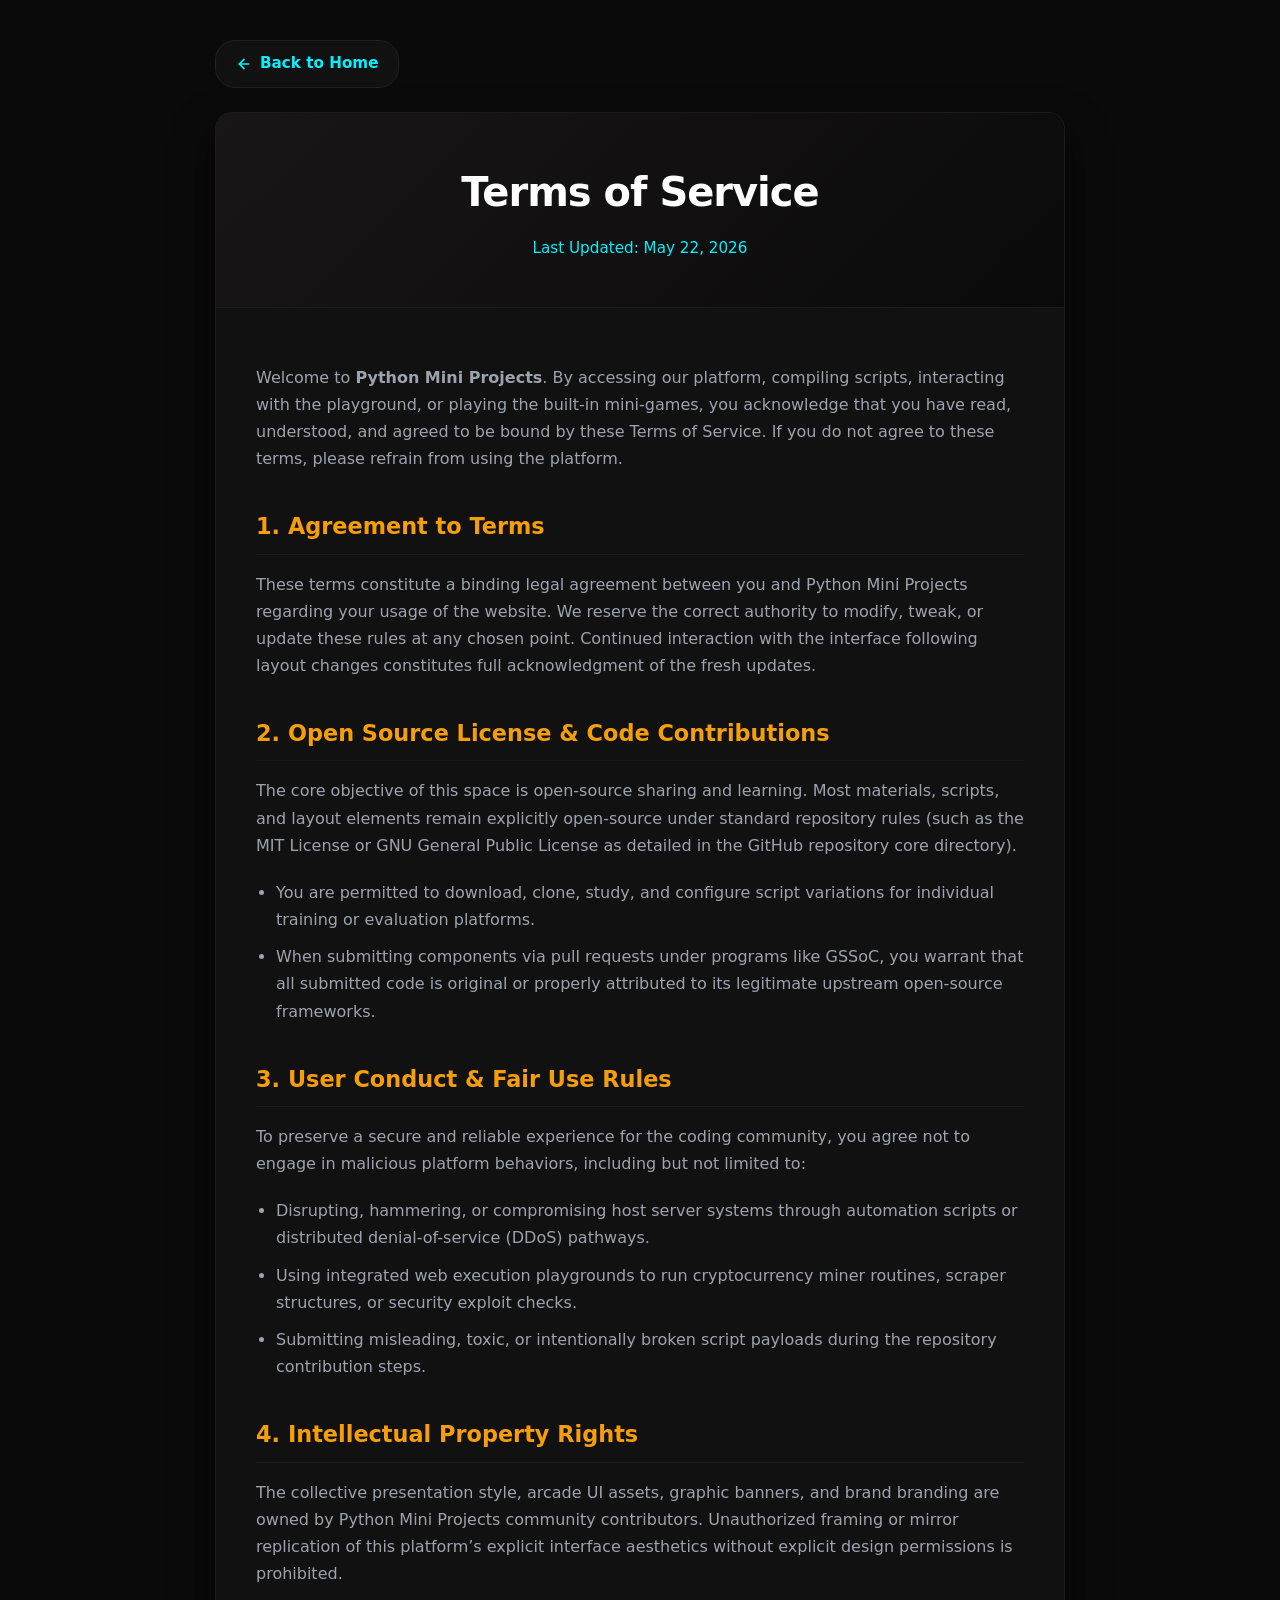
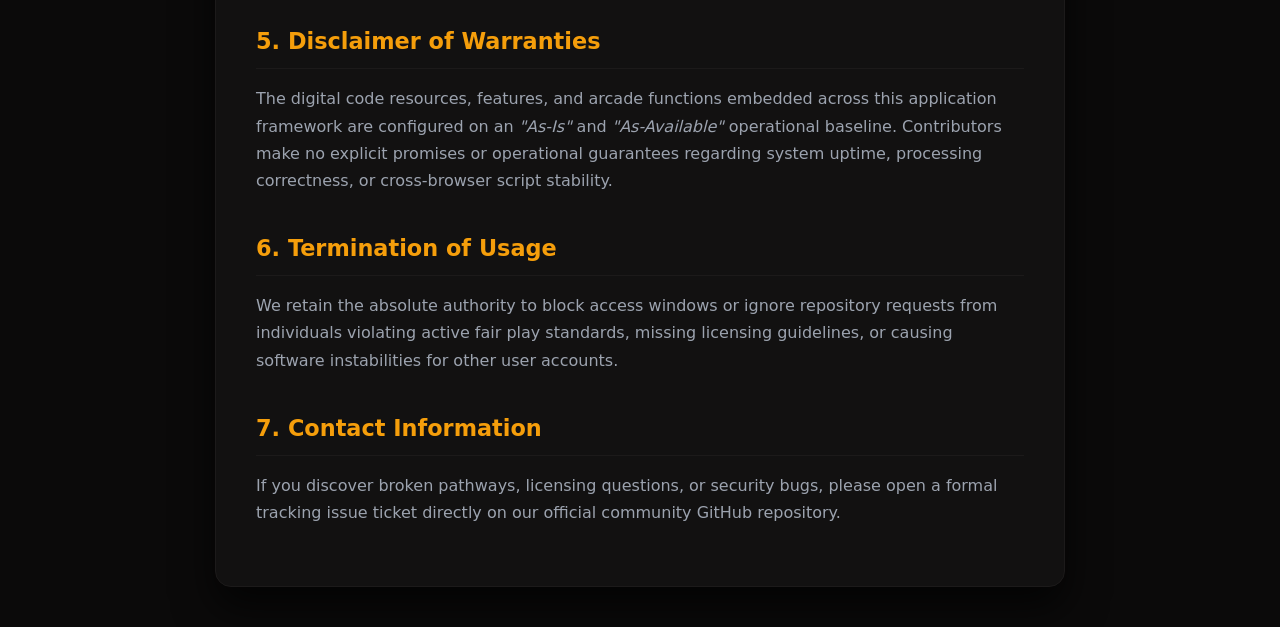
<file: web-app/terms-condition.html>
<!DOCTYPE html>
<html lang="en">
<head>
    <meta charset="UTF-8">
    <meta name="viewport" content="width=device-width, initial-scale=1.0">
    <meta http-equiv="Content-Security-Policy" content="default-src 'self'; script-src 'self' 'unsafe-inline' 'unsafe-eval' https://cdn.jsdelivr.net; style-src 'self' 'unsafe-inline' https://fonts.googleapis.com; font-src 'self' https://fonts.gstatic.com; img-src 'self' data:; connect-src 'self' https://pyodide-cdn2.iodide.io; base-uri 'self'; form-action 'self'">
    <title>Terms of Service - Python Mini Projects</title>
    <style>
        /* Base Layout & Exact Homepage Match Theme Colors */
        body {
            background-color: #0b0a0a; /* Exact homepage dark background color */
            color: #d1d5db;
            font-family: 'Segoe UI', system-ui, -apple-system, sans-serif;
            margin: 0;
            padding: 0;
            line-height: 1.7;
        }

        .tos-container {
            max-width: 850px;
            margin: 40px auto;
            padding: 0 20px;
        }

        /* Top Action Bar containing the Navigation Button */
        .action-bar {
            margin-bottom: 24px;
        }

        .btn-back {
            display: inline-flex;
            align-items: center;
            gap: 8px;
            background-color: #121111; /* Matches dark button background */
            color: #00f2fe; /* Highlighting arcade cyan/mint hue from the navbar button */
            text-decoration: none;
            padding: 10px 20px;
            border-radius: 20px; /* Rounded pill shape matching your top nav buttons */
            font-size: 0.95rem;
            font-weight: 600;
            border: 1px solid #221f1f;
            transition: all 0.2s ease-in-out;
        }

        .btn-back:hover {
            background-color: #00f2fe;
            color: #0b0a0a;
            border-color: #00f2fe;
            box-shadow: 0 0 15px rgba(0, 242, 254, 0.4);
            transform: translateX(-2px);
        }

        /* Card Container matching the homepage grid items layout */
        .tos-card {
            background: #121111; /* Matches the exact grid project card background */
            border: 1px solid #1c1a1a; /* Subtle separator borders */
            border-radius: 16px;
            overflow: hidden;
            box-shadow: 0 20px 40px rgba(0, 0, 0, 0.7);
        }

        .tos-header {
            background: linear-gradient(135deg, #181616 0%, #0b0a0a 100%);
            padding: 45px 40px;
            border-bottom: 1px solid #1c1a1a;
            text-align: center;
        }

        .tos-header h1 {
            color: #ffffff;
            font-size: 2.5rem;
            margin: 0 0 10px 0;
            font-weight: 700;
            letter-spacing: -0.025em;
        }

        .tos-header p {
            color: #00f2fe; /* Neon accent highlight color */
            margin: 0;
            font-size: 0.95rem;
            font-weight: 500;
        }

        /* Main Policy Typography Layout */
        .tos-body {
            padding: 40px;
        }

        .tos-section-title {
            color: #f59e0b; /* Golden Orange Accent matching repository icons */
            font-size: 1.4rem;
            margin-top: 35px;
            margin-bottom: 15px;
            font-weight: 600;
            border-bottom: 1px solid #1c1a1a;
            padding-bottom: 8px;
        }

        .tos-body p {
            color: #9ca3af;
            margin-bottom: 20px;
        }

        .tos-list {
            padding-left: 20px;
            margin-bottom: 20px;
            color: #9ca3af;
        }

        .tos-list li {
            margin-bottom: 10px;
        }

        /* Responsive Breakpoints */
        @media (max-width: 768px) {
            .tos-container {
                margin: 20px auto;
            }
            .tos-header {
                padding: 30px 20px;
            }
            .tos-header h1 {
                font-size: 2rem;
            }
            .tos-body {
                padding: 25px 20px;
            }
        }
    </style>
</head>
<body>

    <div class="tos-container">
        
        <div class="action-bar">
            <a href="./index.html" class="btn-back">
                <svg width="16" height="16" viewBox="0 0 24 24" fill="none" stroke="currentColor" stroke-width="2.5" stroke-linecap="round" stroke-linejoin="round"><line x1="19" y1="12" x2="5" y2="12"></line><polyline points="12 19 5 12 12 5"></polyline></svg>
                Back to Home
            </a>
        </div>

        <article class="tos-card">
            
            <header class="tos-header">
                <h1>Terms of Service</h1>
                <p>Last Updated: May 22, 2026</p>
            </header>

            <div class="tos-body">
                <p>Welcome to <strong>Python Mini Projects</strong>. By accessing our platform, compiling scripts, interacting with the playground, or playing the built-in mini-games, you acknowledge that you have read, understood, and agreed to be bound by these Terms of Service. If you do not agree to these terms, please refrain from using the platform.</p>

                <h2 class="tos-section-title">1. Agreement to Terms</h2>
                <p>These terms constitute a binding legal agreement between you and Python Mini Projects regarding your usage of the website. We reserve the correct authority to modify, tweak, or update these rules at any chosen point. Continued interaction with the interface following layout changes constitutes full acknowledgment of the fresh updates.</p>

                <h2 class="tos-section-title">2. Open Source License & Code Contributions</h2>
                <p>The core objective of this space is open-source sharing and learning. Most materials, scripts, and layout elements remain explicitly open-source under standard repository rules (such as the MIT License or GNU General Public License as detailed in the GitHub repository core directory).</p>
                <ul class="tos-list">
                    <li>You are permitted to download, clone, study, and configure script variations for individual training or evaluation platforms.</li>
                    <li>When submitting components via pull requests under programs like GSSoC, you warrant that all submitted code is original or properly attributed to its legitimate upstream open-source frameworks.</li>
                </ul>

                <h2 class="tos-section-title">3. User Conduct & Fair Use Rules</h2>
                <p>To preserve a secure and reliable experience for the coding community, you agree not to engage in malicious platform behaviors, including but not limited to:</p>
                <ul class="tos-list">
                    <li>Disrupting, hammering, or compromising host server systems through automation scripts or distributed denial-of-service (DDoS) pathways.</li>
                    <li>Using integrated web execution playgrounds to run cryptocurrency miner routines, scraper structures, or security exploit checks.</li>
                    <li>Submitting misleading, toxic, or intentionally broken script payloads during the repository contribution steps.</li>
                </ul>

                <h2 class="tos-section-title">4. Intellectual Property Rights</h2>
                <p>The collective presentation style, arcade UI assets, graphic banners, and brand branding are owned by Python Mini Projects community contributors. Unauthorized framing or mirror replication of this platform’s explicit interface aesthetics without explicit design permissions is prohibited.</p>

                <h2 class="tos-section-title">5. Disclaimer of Warranties</h2>
                <p>The digital code resources, features, and arcade functions embedded across this application framework are configured on an <em>"As-Is"</em> and <em>"As-Available"</em> operational baseline. Contributors make no explicit promises or operational guarantees regarding system uptime, processing correctness, or cross-browser script stability.</p>

                <h2 class="tos-section-title">6. Termination of Usage</h2>
                <p>We retain the absolute authority to block access windows or ignore repository requests from individuals violating active fair play standards, missing licensing guidelines, or causing software instabilities for other user accounts.</p>

                <h2 class="tos-section-title">7. Contact Information</h2>
                <p>If you discover broken pathways, licensing questions, or security bugs, please open a formal tracking issue ticket directly on our official community GitHub repository.</p>
            </div>

        </article>
    </div>

</body>
</html>
</file>
